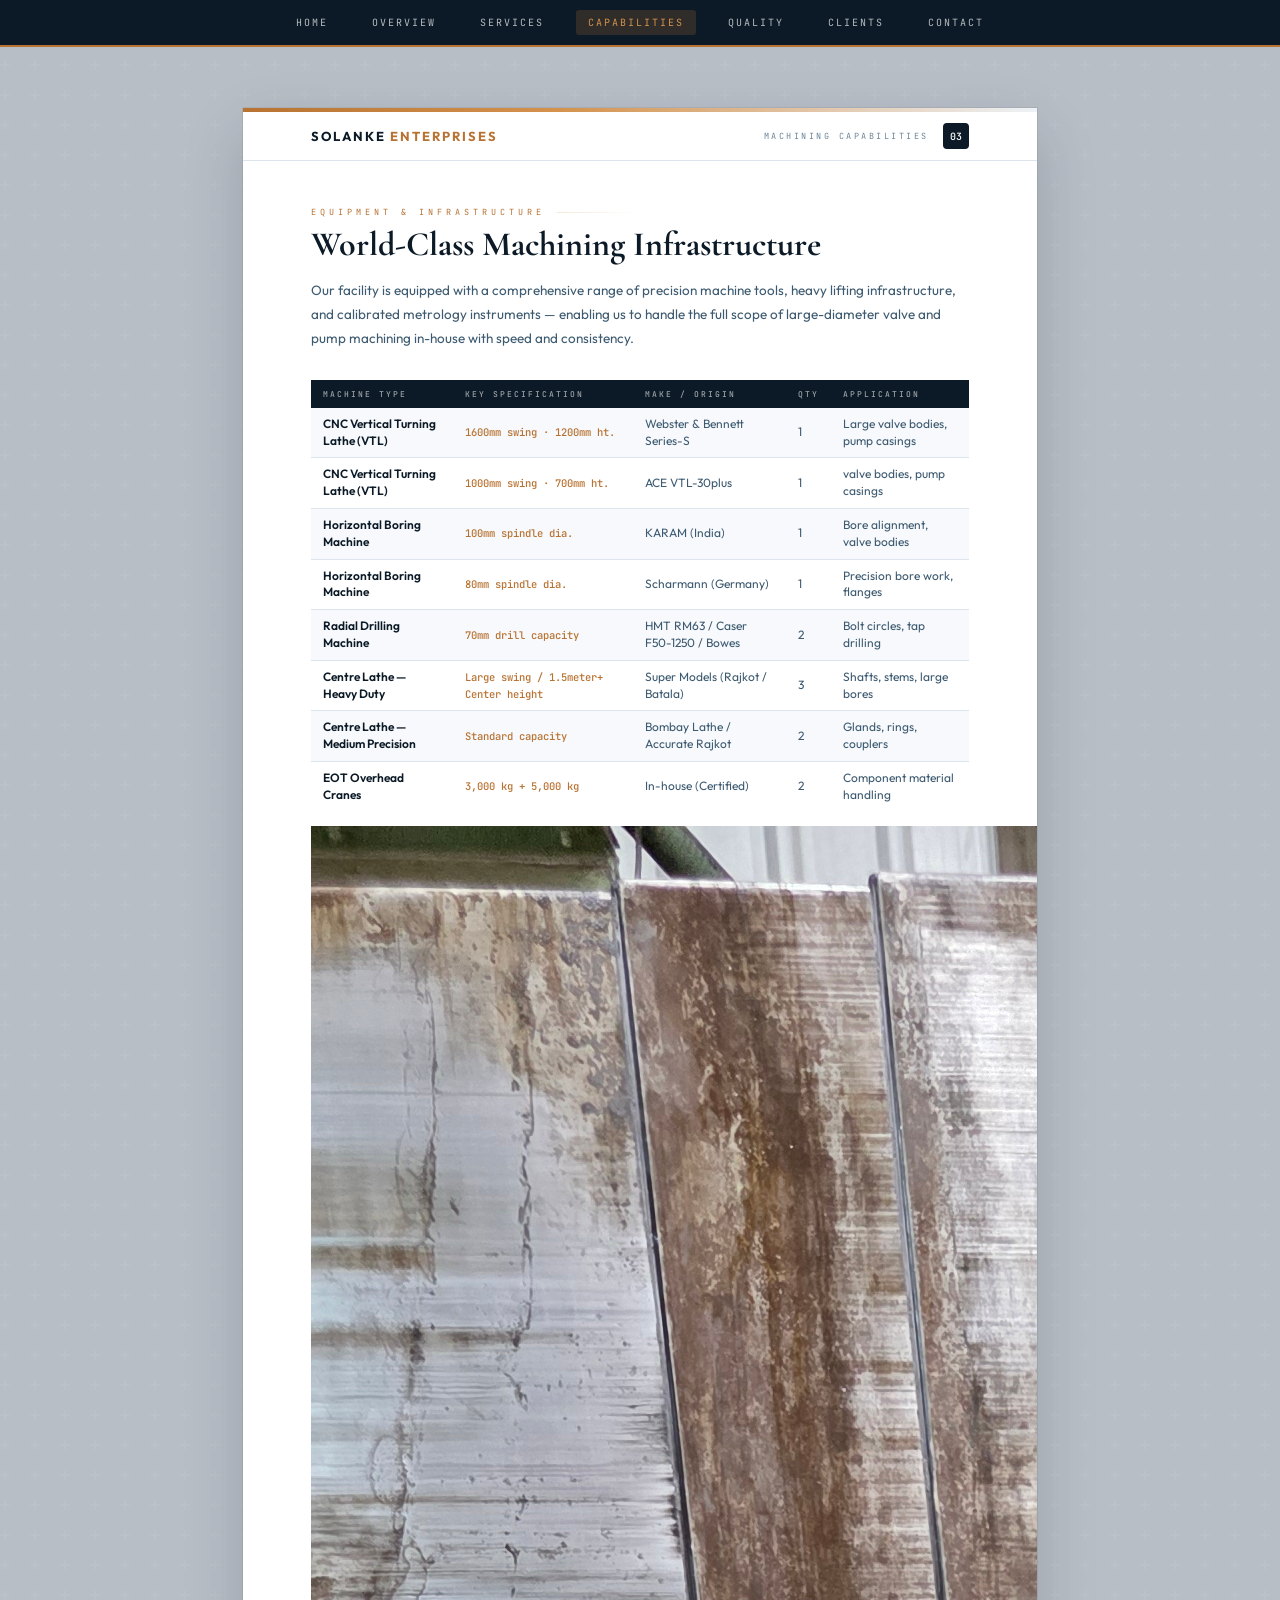
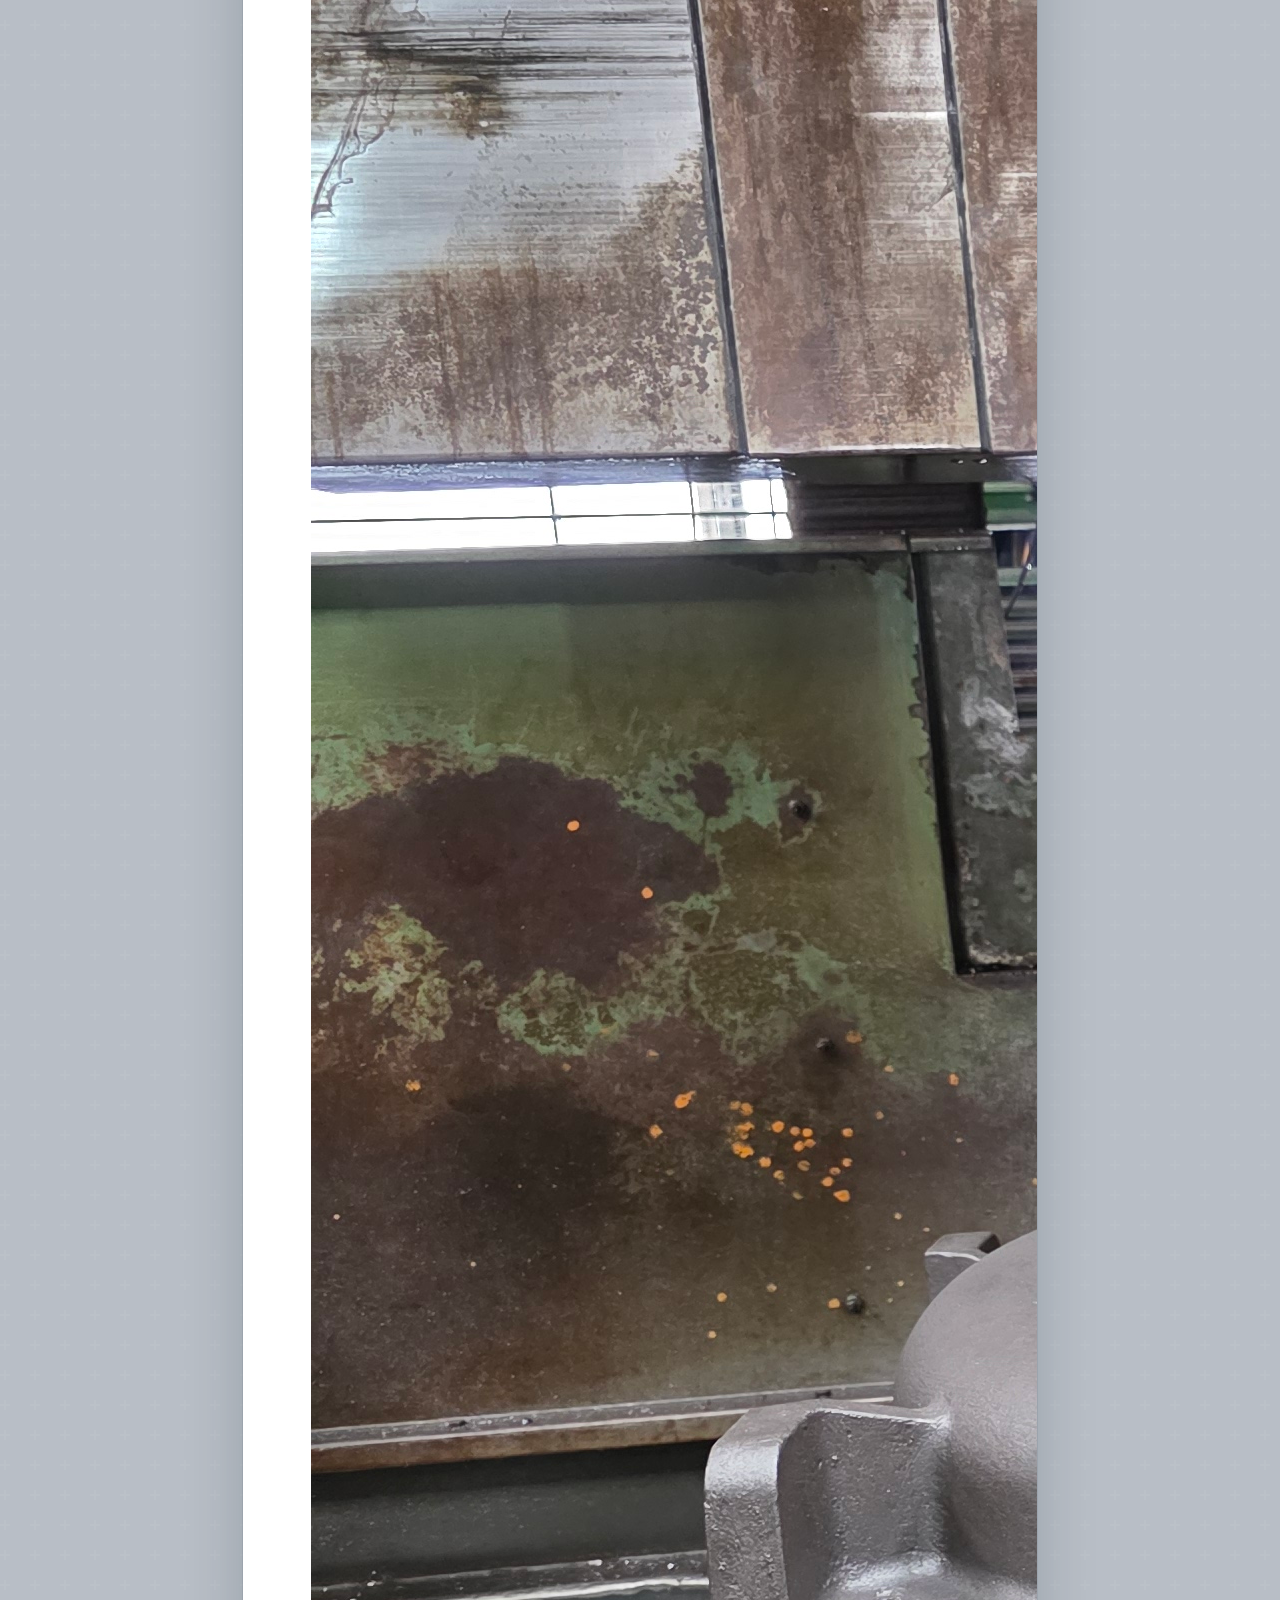
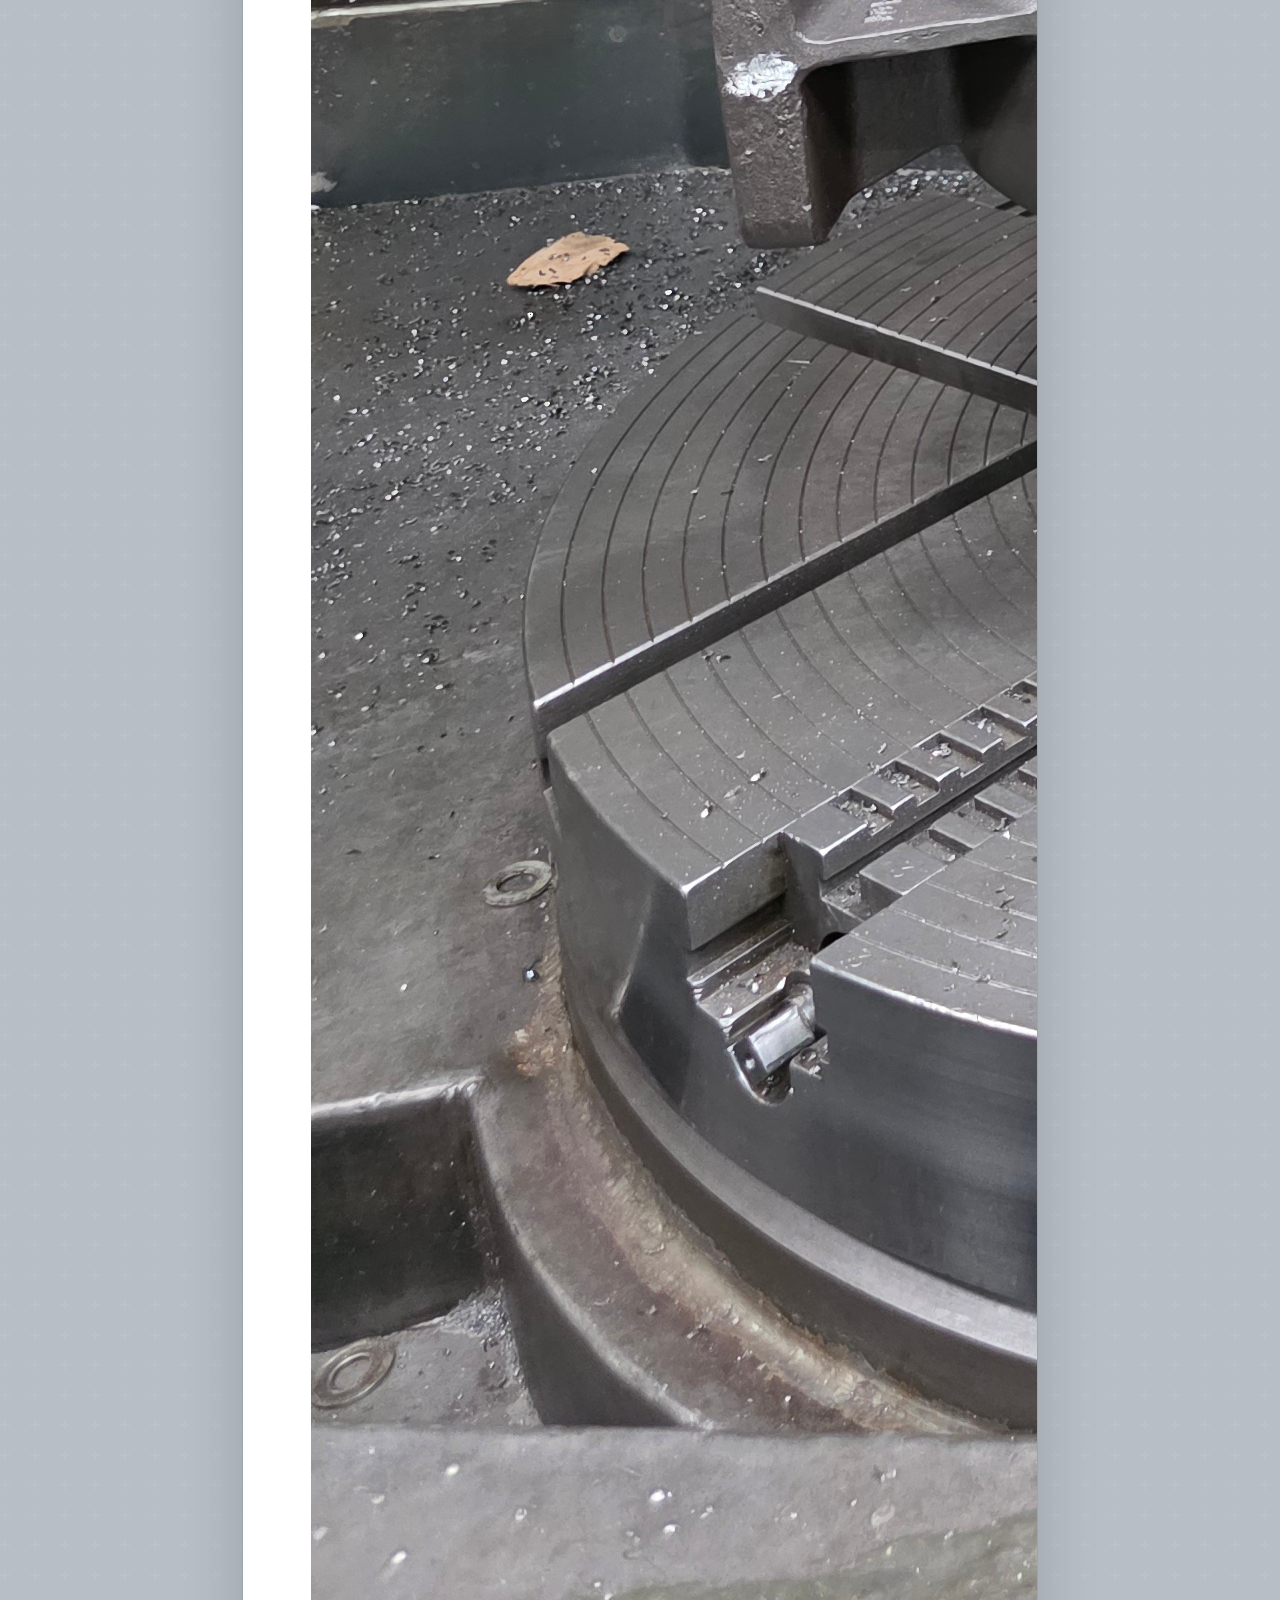
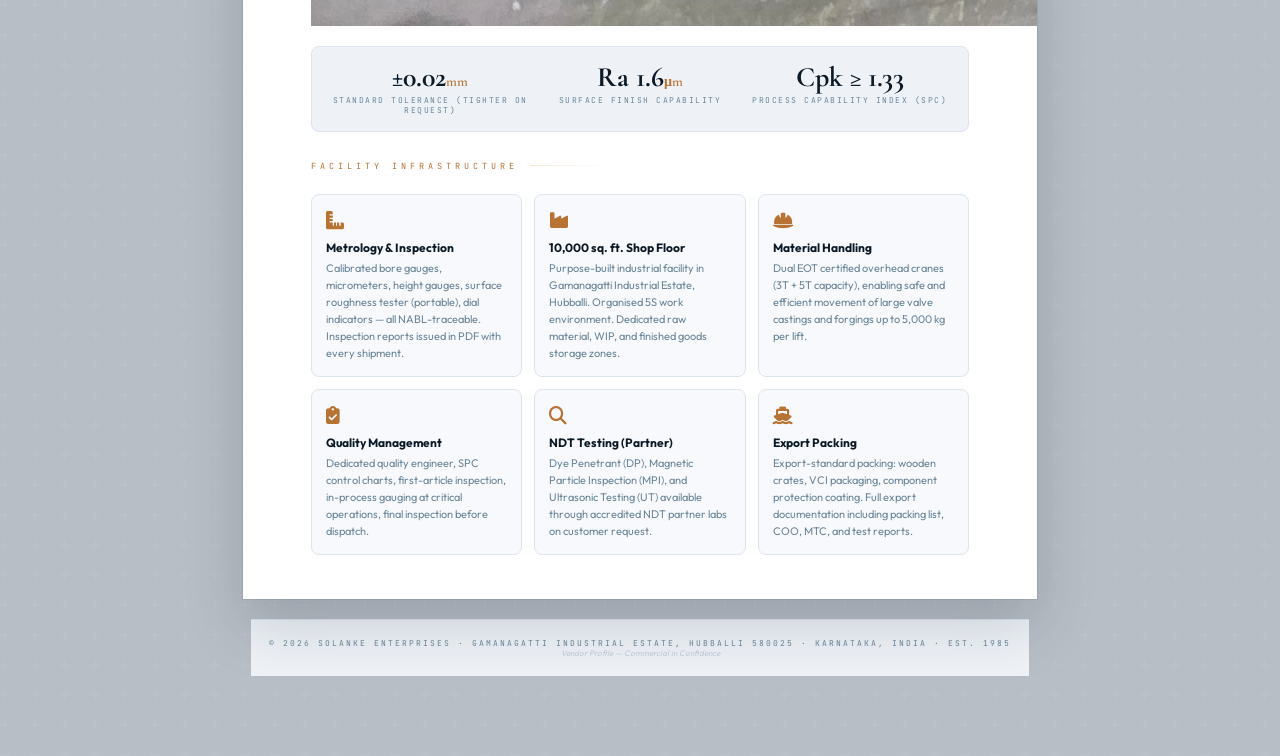
<file: capabilities.html>
<!DOCTYPE html>
<html lang="en">
<head>
<meta charset="UTF-8">
<meta name="viewport" content="width=device-width, initial-scale=1.0">
<title>Machining Capabilities | Solanke Enterprises – Precision Machining, ISO 9001:2015</title>
<meta name="description" content="Solanke Enterprises – ISO 9001:2015 certified large‑diameter precision machining partner for valve & pump OEMs in India. 1600mm VTL swing, SPC controlled, 98% on‑time delivery.">
<meta property="og:title" content="Machining Capabilities | Solanke Enterprises">
<meta property="og:description" content="India's trusted large‑diameter precision machining partner. ISO 9001:2015, 1600mm VTL, Cpk ≥ 1.33 SPC. Serving MNC valve OEMs since 1985.">
<meta property="og:image" content="https://solankeenterprises.github.io/Profile/og-image.png">
<meta property="og:url" content="https://solankeenterprises.github.io/Profile/">
<meta property="og:type" content="website">
<script type="application/ld+json">
{
  "@context": "https://schema.org",
  "@type": "Organization",
  "name": "Solanke Enterprises",
  "url": "https://solankeenterprises.github.io/Profile/",
  "description": "ISO 9001:2015 certified large‑diameter precision machining partner for valve & pump OEMs.",
  "address": {
    "@type": "PostalAddress",
    "streetAddress": "#W-60, Women's Park, 1st Stage, Gamanagatti Industrial Estate",
    "addressLocality": "Hubballi",
    "addressRegion": "Karnataka",
    "postalCode": "580025",
    "addressCountry": "IN"
  },
  "contactPoint": {
    "@type": "ContactPoint",
    "telephone": "+91-98440-41123",
    "contactType": "sales",
    "email": "solankeenterprises@gmail.com"
  }
}
</script>
<link rel="icon" type="image/png" href="favicon.png">
<link rel="preconnect" href="https://fonts.googleapis.com">
<link rel="preconnect" href="https://fonts.gstatic.com" crossorigin>
<link href="https://fonts.googleapis.com/css2?family=Cormorant+Garamond:ital,wght@0,400;0,600;0,700;1,400;1,600&family=Outfit:wght@300;400;500;600;700&family=JetBrains+Mono:wght@400;500&display=swap" rel="stylesheet">
<link rel="stylesheet" href="https://cdnjs.cloudflare.com/ajax/libs/font-awesome/6.4.0/css/all.min.css">
<link rel="stylesheet" href="styles.css">
</head>
<body>

<nav class="site-nav" aria-label="Main navigation">
  <a href="index.html" class="" aria-current="">Home</a>
  <a href="overview.html" class="" aria-current="">Overview</a>
  <a href="services.html" class="" aria-current="">Services</a>
  <a href="capabilities.html" class="active" aria-current="page">Capabilities</a>
  <a href="quality.html" class="" aria-current="">Quality</a>
  <a href="clients.html" class="" aria-current="">Clients</a>
  <a href="contact.html" class="" aria-current="">Contact</a>
</nav>


<div class="page">
  <div class="pg-top-rule"></div>
  <div class="pg-nav">
    <div class="pg-nav-logo">SOLANKE <span>ENTERPRISES</span></div>
    <div class="pg-nav-right">
      <div class="pg-section-name">Machining Capabilities</div>
      <div class="pg-num">03</div>
    </div>
  </div>
  <div class="pg-body">
    <div class="eyebrow">Equipment & Infrastructure</div>
    <div class="heading-xl">World-Class Machining Infrastructure</div>
    <p class="body-lg" style="margin-bottom:16px;">Our facility is equipped with a comprehensive range of precision machine tools, heavy lifting infrastructure, and calibrated metrology instruments — enabling us to handle the full scope of large-diameter valve and pump machining in-house with speed and consistency.</p>

    <table class="cap-table">
      <thead>
        <tr>
          <th>Machine Type</th>
          <th>Key Specification</th>
          <th>Make / Origin</th>
          <th>Qty</th>
          <th>Application</th>
        </tr>
      </thead>
      <tbody>
        
        <tr>
          <td>CNC Vertical Turning Lathe (VTL)</td>
          <td><span class="val">1600mm swing · 1200mm ht.</span></td>
          <td>Webster &amp; Bennett Series-S</td>
          <td>1</td>
          <td>Large valve bodies, pump casings</td>
        </tr>
        
        <tr>
          <td>CNC Vertical Turning Lathe (VTL)</td>
          <td><span class="val">1000mm swing · 700mm ht.</span></td>
          <td>ACE VTL-30plus</td>
          <td>1</td>
          <td>valve bodies, pump casings</td>
        </tr>
        
        <tr>
          <td>Horizontal Boring Machine</td>
          <td><span class="val">100mm spindle dia.</span></td>
          <td>KARAM (India)</td>
          <td>1</td>
          <td>Bore alignment, valve bodies</td>
        </tr>
        
        <tr>
          <td>Horizontal Boring Machine</td>
          <td><span class="val">80mm spindle dia.</span></td>
          <td>Scharmann (Germany)</td>
          <td>1</td>
          <td>Precision bore work, flanges</td>
        </tr>
        
        <tr>
          <td>Radial Drilling Machine</td>
          <td><span class="val">70mm drill capacity</span></td>
          <td>HMT RM63 / Caser F50-1250 / Bowes</td>
          <td>2</td>
          <td>Bolt circles, tap drilling</td>
        </tr>
        
        <tr>
          <td>Centre Lathe — Heavy Duty</td>
          <td><span class="val">Large swing / 1.5meter+ Center height</span></td>
          <td>Super Models (Rajkot / Batala)</td>
          <td>3</td>
          <td>Shafts, stems, large bores</td>
        </tr>
        
        <tr>
          <td>Centre Lathe — Medium Precision</td>
          <td><span class="val">Standard capacity</span></td>
          <td>Bombay Lathe / Accurate Rajkot</td>
          <td>2</td>
          <td>Glands, rings, couplers</td>
        </tr>
        
        <tr>
          <td>EOT Overhead Cranes</td>
          <td><span class="val">3,000 kg + 5,000 kg</span></td>
          <td>In-house (Certified)</td>
          <td>2</td>
          <td>Component material handling</td>
        </tr>
        
      </tbody>
    </table>

    <!-- Machine photo -->
    <div class="photo-inline">
      <img src="images/vtl-machine.jpg" alt="1600mm VTL at Solanke Enterprises" class="img-half">
    </div>

    <div class="kpi-bar">
      
      <div class="kpi-item">
        <div class="kpi-num">±0.02<span class="kpi-unit">mm</span></div>
        <div class="kpi-lbl">Standard Tolerance (tighter on request)</div>
      </div>
      
      <div class="kpi-item">
        <div class="kpi-num">Ra 1.6<span class="kpi-unit">µm</span></div>
        <div class="kpi-lbl">Surface Finish Capability</div>
      </div>
      
      <div class="kpi-item">
        <div class="kpi-num">Cpk ≥ 1.33</div>
        <div class="kpi-lbl">Process Capability Index (SPC)</div>
      </div>
      
    </div>

    <div class="spacer-sm"></div>
    <div class="eyebrow">Facility Infrastructure</div>
    <div class="infra-grid">
      
      <div class="infra-card">
        <div class="infra-icon"><i class="fas fa-ruler-combined"></i></div>
        <div class="infra-title">Metrology &amp; Inspection</div>
        <div class="infra-text">Calibrated bore gauges, micrometers, height gauges, surface roughness tester (portable), dial indicators — all NABL-traceable. Inspection reports issued in PDF with every shipment.</div>
      </div>
      
      <div class="infra-card">
        <div class="infra-icon"><i class="fas fa-industry"></i></div>
        <div class="infra-title">10,000 sq. ft. Shop Floor</div>
        <div class="infra-text">Purpose-built industrial facility in Gamanagatti Industrial Estate, Hubballi. Organised 5S work environment. Dedicated raw material, WIP, and finished goods storage zones.</div>
      </div>
      
      <div class="infra-card">
        <div class="infra-icon"><i class="fas fa-hard-hat"></i></div>
        <div class="infra-title">Material Handling</div>
        <div class="infra-text">Dual EOT certified overhead cranes (3T + 5T capacity), enabling safe and efficient movement of large valve castings and forgings up to 5,000 kg per lift.</div>
      </div>
      
      <div class="infra-card">
        <div class="infra-icon"><i class="fas fa-clipboard-check"></i></div>
        <div class="infra-title">Quality Management</div>
        <div class="infra-text">Dedicated quality engineer, SPC control charts, first-article inspection, in-process gauging at critical operations, final inspection before dispatch.</div>
      </div>
      
      <div class="infra-card">
        <div class="infra-icon"><i class="fas fa-search"></i></div>
        <div class="infra-title">NDT Testing (Partner)</div>
        <div class="infra-text">Dye Penetrant (DP), Magnetic Particle Inspection (MPI), and Ultrasonic Testing (UT) available through accredited NDT partner labs on customer request.</div>
      </div>
      
      <div class="infra-card">
        <div class="infra-icon"><i class="fas fa-ship"></i></div>
        <div class="infra-title">Export Packing</div>
        <div class="infra-text">Export-standard packing: wooden crates, VCI packaging, component protection coating. Full export documentation including packing list, COO, MTC, and test reports.</div>
      </div>
      
    </div>
  </div>
</div>

<footer class="site-footer">
  <div class="pg-footer-brand">© 2026 Solanke Enterprises · Gamanagatti Industrial Estate, Hubballi 580025 · Karnataka, India · Est. 1985</div>
  <div class="pg-footer-conf">Vendor Profile — Commercial in Confidence</div>
</footer>

</body>
</html>
</file>
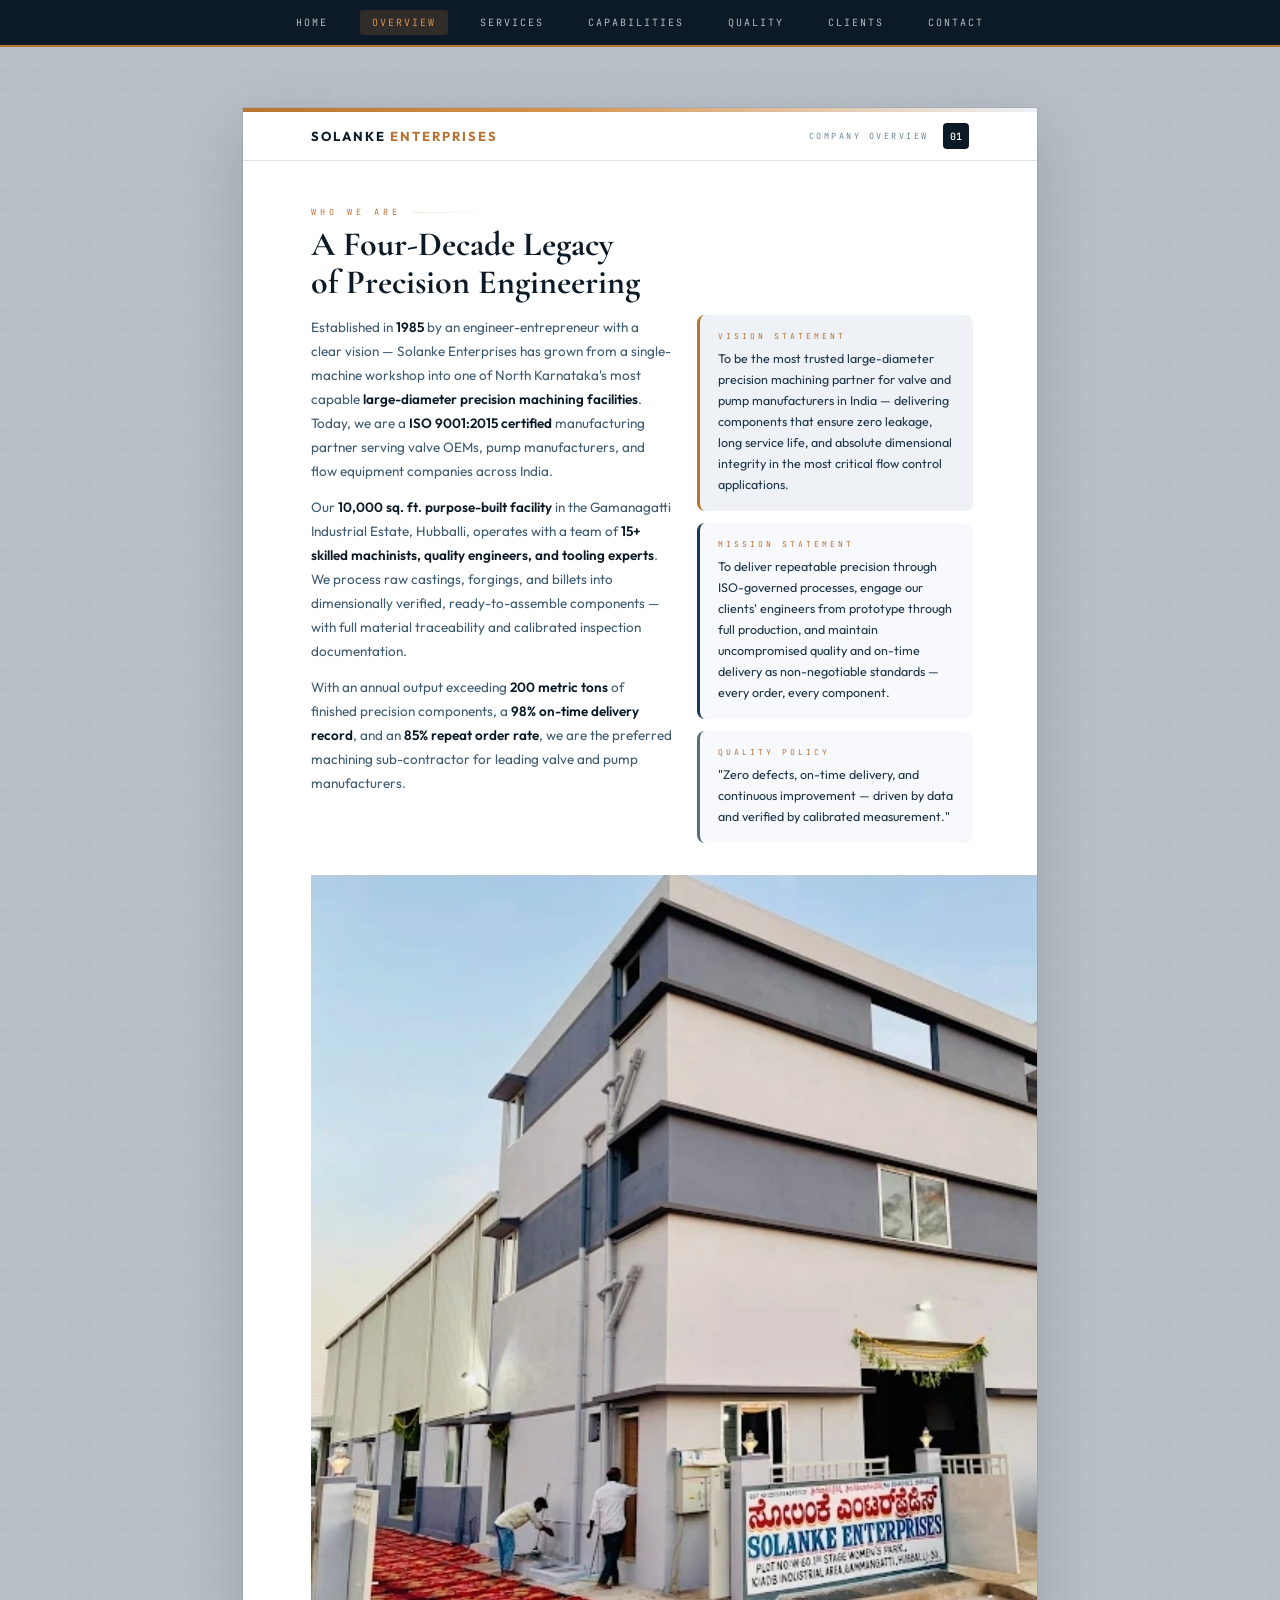
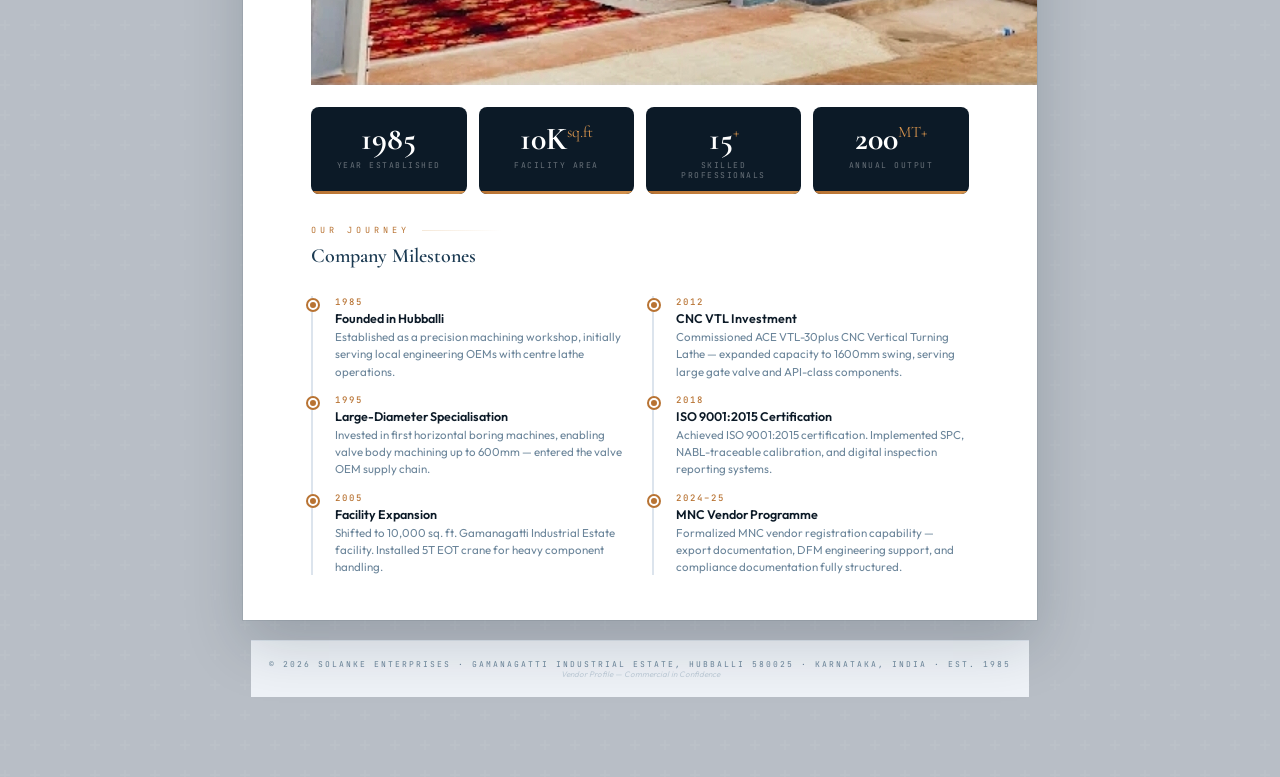
<file: overview.html>
<!DOCTYPE html>
<html lang="en">
<head>
<meta charset="UTF-8">
<meta name="viewport" content="width=device-width, initial-scale=1.0">
<title>Company Overview | Solanke Enterprises – Precision Machining, ISO 9001:2015</title>
<meta name="description" content="Solanke Enterprises – ISO 9001:2015 certified large‑diameter precision machining partner for valve & pump OEMs in India. 1600mm VTL swing, SPC controlled, 98% on‑time delivery.">
<meta property="og:title" content="Company Overview | Solanke Enterprises">
<meta property="og:description" content="India's trusted large‑diameter precision machining partner. ISO 9001:2015, 1600mm VTL, Cpk ≥ 1.33 SPC. Serving MNC valve OEMs since 1985.">
<meta property="og:image" content="https://solankeenterprises.github.io/Profile/og-image.png">
<meta property="og:url" content="https://solankeenterprises.github.io/Profile/">
<meta property="og:type" content="website">
<script type="application/ld+json">
{
  "@context": "https://schema.org",
  "@type": "Organization",
  "name": "Solanke Enterprises",
  "url": "https://solankeenterprises.github.io/Profile/",
  "description": "ISO 9001:2015 certified large‑diameter precision machining partner for valve & pump OEMs.",
  "address": {
    "@type": "PostalAddress",
    "streetAddress": "#W-60, Women's Park, 1st Stage, Gamanagatti Industrial Estate",
    "addressLocality": "Hubballi",
    "addressRegion": "Karnataka",
    "postalCode": "580025",
    "addressCountry": "IN"
  },
  "contactPoint": {
    "@type": "ContactPoint",
    "telephone": "+91-98440-41123",
    "contactType": "sales",
    "email": "solankeenterprises@gmail.com"
  }
}
</script>
<link rel="icon" type="image/png" href="favicon.png">
<link rel="preconnect" href="https://fonts.googleapis.com">
<link rel="preconnect" href="https://fonts.gstatic.com" crossorigin>
<link href="https://fonts.googleapis.com/css2?family=Cormorant+Garamond:ital,wght@0,400;0,600;0,700;1,400;1,600&family=Outfit:wght@300;400;500;600;700&family=JetBrains+Mono:wght@400;500&display=swap" rel="stylesheet">
<link rel="stylesheet" href="https://cdnjs.cloudflare.com/ajax/libs/font-awesome/6.4.0/css/all.min.css">
<link rel="stylesheet" href="styles.css">
</head>
<body>

<nav class="site-nav" aria-label="Main navigation">
  <a href="index.html" class="" aria-current="">Home</a>
  <a href="overview.html" class="active" aria-current="page">Overview</a>
  <a href="services.html" class="" aria-current="">Services</a>
  <a href="capabilities.html" class="" aria-current="">Capabilities</a>
  <a href="quality.html" class="" aria-current="">Quality</a>
  <a href="clients.html" class="" aria-current="">Clients</a>
  <a href="contact.html" class="" aria-current="">Contact</a>
</nav>


<div class="page">
  <div class="pg-top-rule"></div>
  <div class="pg-nav">
    <div class="pg-nav-logo">SOLANKE <span>ENTERPRISES</span></div>
    <div class="pg-nav-right">
      <div class="pg-section-name">Company Overview</div>
      <div class="pg-num">01</div>
    </div>
  </div>
  <div class="pg-body">
    <div class="eyebrow">Who We Are</div>
    <div class="heading-xl">A Four-Decade Legacy<br>of Precision Engineering</div>

    <div class="two-col">
      <div class="col-7">
        <p class="body-lg">Established in <strong>1985</strong> by an engineer-entrepreneur with a clear vision — Solanke Enterprises has grown from a single-machine workshop into one of North Karnataka's most capable <strong>large-diameter precision machining facilities</strong>. Today, we are a <strong>ISO 9001:2015 certified</strong> manufacturing partner serving valve OEMs, pump manufacturers, and flow equipment companies across India.</p>
        <p class="body-lg">Our <strong>10,000 sq. ft. purpose-built facility</strong> in the Gamanagatti Industrial Estate, Hubballi, operates with a team of <strong>15+ skilled machinists, quality engineers, and tooling experts</strong>. We process raw castings, forgings, and billets into dimensionally verified, ready-to-assemble components — with full material traceability and calibrated inspection documentation.</p>
        <p class="body-lg">With an annual output exceeding <strong>200 metric tons</strong> of finished precision components, a <strong>98% on-time delivery record</strong>, and an <strong>85% repeat order rate</strong>, we are the preferred machining sub-contractor for leading valve and pump manufacturers.</p>
      </div>
      <div class="col-6">
        <div class="vm-card v">
          <div class="vm-label">Vision Statement</div>
          <div class="vm-text">To be the most trusted large-diameter precision machining partner for valve and pump manufacturers in India — delivering components that ensure zero leakage, long service life, and absolute dimensional integrity in the most critical flow control applications.</div>
        </div>
        <div class="vm-card m">
          <div class="vm-label">Mission Statement</div>
          <div class="vm-text">To deliver repeatable precision through ISO-governed processes, engage our clients&#39; engineers from prototype through full production, and maintain uncompromised quality and on-time delivery as non-negotiable standards — every order, every component.</div>
        </div>
        <div class="vm-card" style="background:var(--cloud);border-left:3px solid var(--slate);">
          <div class="vm-label">Quality Policy</div>
          <div class="vm-text">&#34;Zero defects, on-time delivery, and continuous improvement — driven by data and verified by calibrated measurement.&#34;</div>
        </div>
      </div>
    </div>

    <!-- Facility image -->
    <div class="photo-banner" style="margin-top: 20px;">
      <img src="images/facility.jpg" alt="Solanke Enterprises facility in Hubballi" class="img-full">
    </div>

    <div class="stat-grid">
      
      <div class="stat-card">
        <div class="stat-num">1985</div>
        <div class="stat-lbl">Year Established</div>
      </div>
      
      <div class="stat-card">
        <div class="stat-num">10K<sup>sq.ft</sup></div>
        <div class="stat-lbl">Facility Area</div>
      </div>
      
      <div class="stat-card">
        <div class="stat-num">15<sup>+</sup></div>
        <div class="stat-lbl">Skilled Professionals</div>
      </div>
      
      <div class="stat-card">
        <div class="stat-num">200<sup>MT+</sup></div>
        <div class="stat-lbl">Annual Output</div>
      </div>
      
    </div>

    <div class="spacer-sm"></div>
    <div class="eyebrow">Our Journey</div>
    <div class="heading-md" style="margin-bottom:14px;">Company Milestones</div>

    <div class="two-col">
      <div class="col">
        <div class="timeline">
          
          <div class="tl-item">
            <div class="tl-dot"></div>
            <div class="tl-year">1985</div>
            <div class="tl-title">Founded in Hubballi</div>
            <div class="tl-desc">Established as a precision machining workshop, initially serving local engineering OEMs with centre lathe operations.</div>
          </div>
          
          <div class="tl-item">
            <div class="tl-dot"></div>
            <div class="tl-year">1995</div>
            <div class="tl-title">Large-Diameter Specialisation</div>
            <div class="tl-desc">Invested in first horizontal boring machines, enabling valve body machining up to 600mm — entered the valve OEM supply chain.</div>
          </div>
          
          <div class="tl-item">
            <div class="tl-dot"></div>
            <div class="tl-year">2005</div>
            <div class="tl-title">Facility Expansion</div>
            <div class="tl-desc">Shifted to 10,000 sq. ft. Gamanagatti Industrial Estate facility. Installed 5T EOT crane for heavy component handling.</div>
          </div>
          
        </div>
      </div>
      <div class="col">
        <div class="timeline">
          
          <div class="tl-item">
            <div class="tl-dot"></div>
            <div class="tl-year">2012</div>
            <div class="tl-title">CNC VTL Investment</div>
            <div class="tl-desc">Commissioned ACE VTL-30plus CNC Vertical Turning Lathe — expanded capacity to 1600mm swing, serving large gate valve and API-class components.</div>
          </div>
          
          <div class="tl-item">
            <div class="tl-dot"></div>
            <div class="tl-year">2018</div>
            <div class="tl-title">ISO 9001:2015 Certification</div>
            <div class="tl-desc">Achieved ISO 9001:2015 certification. Implemented SPC, NABL-traceable calibration, and digital inspection reporting systems.</div>
          </div>
          
          <div class="tl-item">
            <div class="tl-dot"></div>
            <div class="tl-year">2024–25</div>
            <div class="tl-title">MNC Vendor Programme</div>
            <div class="tl-desc">Formalized MNC vendor registration capability — export documentation, DFM engineering support, and compliance documentation fully structured.</div>
          </div>
          
        </div>
      </div>
    </div>
  </div>
</div>

<footer class="site-footer">
  <div class="pg-footer-brand">© 2026 Solanke Enterprises · Gamanagatti Industrial Estate, Hubballi 580025 · Karnataka, India · Est. 1985</div>
  <div class="pg-footer-conf">Vendor Profile — Commercial in Confidence</div>
</footer>

</body>
</html>
</file>
<file: styles.css>
/* ═══════════════════════════════════════════
   DESIGN SYSTEM
═══════════════════════════════════════════ */
:root {
  --ink:        #0c1a27;
  --ink-mid:    #1b3a52;
  --ink-soft:   #2e5470;
  --copper:     #b87333;
  --copper-lt:  #d4924d;
  --copper-pale:#f5e8d8;
  --copper-glow:rgba(184,115,51,0.15);
  --slate:      #546e7a;
  --mist:       #eef2f7;
  --cloud:      #f7f9fc;
  --white:      #ffffff;
  --text:       #1e3448;
  --text-2:     #3d5a70;
  --text-3:     #6b859a;
  --border:     #dce4ed;
  --shadow-sm:  0 2px 8px rgba(12,26,39,0.08);
  --shadow-md:  0 8px 24px rgba(12,26,39,0.12);
  --shadow-lg:  0 24px 56px rgba(12,26,39,0.18);
}

* { margin:0; padding:0; box-sizing:border-box; }

body {
  background: #b8bec6;
  background-image: url("data:image/svg+xml,%3Csvg width='60' height='60' viewBox='0 0 60 60' xmlns='http://www.w3.org/2000/svg'%3E%3Cg fill='none' fill-rule='evenodd'%3E%3Cg fill='%23ffffff' fill-opacity='0.04'%3E%3Cpath d='M36 34v-4h-2v4h-4v2h4v4h2v-4h4v-2h-4zm0-30V0h-2v4h-4v2h4v4h2V6h4V4h-4zM6 34v-4H4v4H0v2h4v4h2v-4h4v-2H6zM6 4V0H4v4H0v2h4v4h2V6h4V4H6z'/%3E%3C/g%3E%3C/g%3E%3C/svg%3E");
  font-family: 'Outfit', sans-serif;
  display: flex;
  flex-direction: column;
  align-items: center;
  padding: 48px 0 80px;
  gap: 0;
}

/* ═══ PAGE SHELL ═══ */
.page {
  width: 210mm;
  min-height: 297mm;
  background: var(--white);
  margin: 20px auto;
  box-shadow: var(--shadow-lg), 0 0 0 1px rgba(12,26,39,0.07);
  position: relative;
  overflow: hidden;
  display: flex;
  flex-direction: column;
  page-break-after: always;
  break-after: page;
}

/* ═══════════════════════════════════════════
   PAGE 1 — COVER
═══════════════════════════════════════════ */
.cover {
  background: var(--ink);
  min-height: 297mm;
}

.cv-geo {
  position: absolute;
  inset: 0;
  overflow: hidden;
  pointer-events: none;
}

.cv-geo-circle1 {
  position: absolute;
  width: 500px; height: 500px;
  border-radius: 50%;
  top: -160px; right: -160px;
  background: radial-gradient(circle, rgba(184,115,51,0.18) 0%, transparent 65%);
}

.cv-geo-circle2 {
  position: absolute;
  width: 320px; height: 320px;
  border-radius: 50%;
  bottom: -80px; left: -80px;
  background: radial-gradient(circle, rgba(184,115,51,0.10) 0%, transparent 65%);
}

.cv-geo-lines {
  position: absolute;
  inset: 0;
  background-image:
    repeating-linear-gradient(
      0deg,
      transparent,
      transparent 60px,
      rgba(255,255,255,0.018) 60px,
      rgba(255,255,255,0.018) 61px
    ),
    repeating-linear-gradient(
      90deg,
      transparent,
      transparent 60px,
      rgba(255,255,255,0.018) 60px,
      rgba(255,255,255,0.018) 61px
    );
}

.cv-sidebar {
  position: absolute;
  top: 0; left: 0; bottom: 0;
  width: 8px;
  background: linear-gradient(180deg, var(--copper) 0%, var(--copper-lt) 50%, var(--copper) 100%);
}

.cv-top-bar {
  position: absolute;
  top: 0; left: 8px; right: 0;
  height: 4px;
  background: linear-gradient(90deg, var(--copper-lt), transparent);
}

.cv-inner {
  position: relative;
  z-index: 2;
  padding: 18mm 18mm 14mm 22mm;
  min-height: 297mm;
  display: flex;
  flex-direction: column;
}

.cv-header-row {
  display: flex;
  justify-content: space-between;
  align-items: flex-start;
  margin-bottom: auto;
}

.cv-logo-block { display: flex; align-items: center; gap: 14px; }

.cv-logo-hex {
  width: 48px; height: 48px;
  background: rgba(184,115,51,0.12);
  border: 1.5px solid rgba(184,115,51,0.5);
  border-radius: 10px;
  display: flex; align-items: center; justify-content: center;
  color: var(--copper-lt);
  font-size: 20px;
}

.cv-logo-name {
  font-family: 'Outfit', sans-serif;
  font-size: 11px;
  font-weight: 600;
  letter-spacing: 4px;
  text-transform: uppercase;
  color: rgba(255,255,255,0.45);
}

.cv-logo-tagline {
  font-size: 9px;
  color: rgba(255,255,255,0.25);
  letter-spacing: 2px;
  margin-top: 3px;
  text-transform: uppercase;
}

.cv-doc-ref {
  text-align: right;
}

.cv-doc-type {
  font-family: 'JetBrains Mono', monospace;
  font-size: 9px;
  letter-spacing: 3px;
  color: rgba(255,255,255,0.25);
  text-transform: uppercase;
  margin-bottom: 4px;
}

.cv-doc-year {
  font-family: 'JetBrains Mono', monospace;
  font-size: 11px;
  color: var(--copper);
  letter-spacing: 2px;
}

/* HERO */
.cv-hero { margin-top: 64px; }

.cv-overline {
  display: flex;
  align-items: center;
  gap: 14px;
  margin-bottom: 22px;
}

.cv-overline-line { width: 40px; height: 1px; background: var(--copper); }

.cv-overline-text {
  font-family: 'JetBrains Mono', monospace;
  font-size: 9px;
  letter-spacing: 4px;
  text-transform: uppercase;
  color: var(--copper);
}

.cv-company-name {
  font-family: 'Cormorant Garamond', serif;
  font-size: 86px;
  font-weight: 700;
  color: var(--white);
  line-height: 0.85;
  letter-spacing: -3px;
}

.cv-company-sub {
  font-family: 'Cormorant Garamond', serif;
  font-size: 38px;
  font-weight: 400;
  font-style: italic;
  color: rgba(255,255,255,0.32);
  letter-spacing: 2px;
  margin-top: 6px;
}

.cv-divider {
  width: 100%;
  height: 1px;
  background: linear-gradient(90deg, var(--copper) 0%, rgba(184,115,51,0.1) 60%, transparent 100%);
  margin: 28px 0;
}

.cv-descriptor {
  font-size: 17px;
  font-weight: 500;
  color: var(--copper-lt);
  letter-spacing: 0.5px;
  margin-bottom: 10px;
}

.cv-pitch {
  font-size: 13.5px;
  font-weight: 300;
  color: rgba(255,255,255,0.48);
  line-height: 1.75;
  max-width: 460px;
}

/* Badge row */
.cv-badges {
  display: flex;
  gap: 10px;
  margin-top: 44px;
  flex-wrap: wrap;
}

.cv-badge {
  display: flex;
  align-items: center;
  gap: 7px;
  padding: 7px 16px;
  border: 1px solid rgba(184,115,51,0.35);
  border-radius: 3px;
  font-size: 10px;
  font-weight: 600;
  letter-spacing: 1.8px;
  text-transform: uppercase;
  color: rgba(255,255,255,0.65);
  background: rgba(184,115,51,0.06);
  font-family: 'Outfit', sans-serif;
}

.cv-badge i { color: var(--copper); font-size: 10px; }

/* KPI row inside cover */
.cv-kpi-row {
  display: grid;
  grid-template-columns: repeat(4, 1fr);
  gap: 1px;
  background: rgba(255,255,255,0.08);
  border-radius: 8px;
  overflow: hidden;
  margin-top: 48px;
}

.cv-kpi-item {
  background: rgba(255,255,255,0.04);
  padding: 16px 14px;
  text-align: center;
}

.cv-kpi-num {
  font-family: 'Cormorant Garamond', serif;
  font-size: 32px;
  font-weight: 700;
  color: var(--white);
  line-height: 1;
}

.cv-kpi-unit {
  font-size: 14px;
  color: var(--copper-lt);
}

.cv-kpi-label {
  font-size: 8.5px;
  letter-spacing: 1.5px;
  text-transform: uppercase;
  color: rgba(255,255,255,0.35);
  margin-top: 5px;
  font-family: 'JetBrains Mono', monospace;
}

/* Bottom footer strip */
.cv-bottom {
  position: absolute;
  bottom: 0; left: 8px; right: 0;
  padding: 14px 20mm;
  background: rgba(0,0,0,0.25);
  border-top: 1px solid rgba(255,255,255,0.07);
  display: flex;
  justify-content: space-between;
  align-items: center;
}

.cv-bottom-l {
  font-family: 'JetBrains Mono', monospace;
  font-size: 9px;
  color: rgba(255,255,255,0.22);
  letter-spacing: 2px;
  text-transform: uppercase;
}

.cv-bottom-r {
  font-size: 9px;
  color: rgba(255,255,255,0.18);
  font-style: italic;
}

/* ═══════════════════════════════════════════
   INNER PAGE STRUCTURE
═══════════════════════════════════════════ */
.pg-top-rule {
  height: 4px;
  background: linear-gradient(90deg, var(--copper) 0%, var(--copper-lt) 40%, var(--mist) 100%);
  flex-shrink: 0;
}

.pg-nav {
  display: flex;
  justify-content: space-between;
  align-items: center;
  padding: 11px 18mm;
  border-bottom: 1px solid var(--border);
  flex-shrink: 0;
}

.pg-nav-logo {
  font-family: 'Outfit', sans-serif;
  font-size: 13px;
  font-weight: 700;
  letter-spacing: 2px;
  text-transform: uppercase;
  color: var(--ink);
}

.pg-nav-logo span { color: var(--copper); }

.pg-nav-right {
  display: flex;
  align-items: center;
  gap: 14px;
}

.pg-section-name {
  font-family: 'JetBrains Mono', monospace;
  font-size: 8.5px;
  letter-spacing: 2.5px;
  text-transform: uppercase;
  color: var(--text-3);
}

.pg-num {
  width: 26px; height: 26px;
  background: var(--ink);
  color: var(--white);
  display: flex;
  align-items: center;
  justify-content: center;
  font-family: 'JetBrains Mono', monospace;
  font-size: 10px;
  font-weight: 500;
  border-radius: 4px;
}

.pg-body {
  padding: 12mm 18mm 8mm;
  flex: 1;
  display: flex;
  flex-direction: column;
}

.pg-footer {
  flex-shrink: 0;
  padding: 9px 18mm;
  border-top: 1px solid var(--border);
  display: flex;
  justify-content: space-between;
  align-items: center;
}

.pg-footer-brand {
  font-family: 'JetBrains Mono', monospace;
  font-size: 8px;
  letter-spacing: 2px;
  color: var(--text-3);
  text-transform: uppercase;
}

.pg-footer-conf {
  font-size: 8px;
  color: #c0cdd8;
  font-style: italic;
}

/* ═══ TYPOGRAPHY ═══ */
.eyebrow {
  display: flex;
  align-items: center;
  gap: 12px;
  font-family: 'JetBrains Mono', monospace;
  font-size: 8.5px;
  letter-spacing: 4px;
  text-transform: uppercase;
  color: var(--copper);
  margin-bottom: 8px;
}

.eyebrow::after {
  content: '';
  flex: 1;
  max-width: 80px;
  height: 1px;
  background: linear-gradient(90deg, var(--copper-pale), transparent);
}

.heading-xl {
  font-family: 'Cormorant Garamond', serif;
  font-size: 34px;
  font-weight: 700;
  color: var(--ink);
  line-height: 1.1;
  margin-bottom: 14px;
}

.heading-lg {
  font-family: 'Cormorant Garamond', serif;
  font-size: 26px;
  font-weight: 700;
  color: var(--ink);
  line-height: 1.2;
  margin-bottom: 12px;
}

.heading-md {
  font-family: 'Cormorant Garamond', serif;
  font-size: 20px;
  font-weight: 600;
  color: var(--ink-mid);
  line-height: 1.2;
  margin-bottom: 10px;
}

.body-lg {
  font-size: 13.5px;
  line-height: 1.78;
  color: var(--text-2);
  margin-bottom: 12px;
}

.body-lg strong { color: var(--ink); font-weight: 600; }

.body-sm {
  font-size: 12px;
  line-height: 1.65;
  color: var(--text-3);
}

/* ═══ LAYOUT HELPERS ═══ */
.two-col { display: flex; gap: 24px; }
.three-col { display: flex; gap: 18px; }
.col { flex: 1; }
.col-6 { flex: 0 0 42%; }
.col-7 { flex: 0 0 55%; }
.spacer-sm { height: 12px; }
.spacer-md { height: 20px; }
.spacer-lg { height: 28px; }
.rule { height: 1px; background: var(--border); margin: 16px 0; }

/* ═══ COMPONENTS ═══ */

/* Stat Card */
.stat-grid {
  display: grid;
  grid-template-columns: repeat(4,1fr);
  gap: 12px;
  margin: 18px 0;
}

.stat-card {
  background: var(--ink);
  border-radius: 8px;
  padding: 16px 12px 14px;
  text-align: center;
  position: relative;
  overflow: hidden;
}

.stat-card::after {
  content: '';
  position: absolute;
  bottom: 0; left: 0; right: 0;
  height: 3px;
  background: linear-gradient(90deg, var(--copper), var(--copper-lt));
}

.stat-card.alt { background: var(--mist); }
.stat-card.alt .stat-num { color: var(--ink); }
.stat-card.alt .stat-lbl { color: var(--text-3); }
.stat-card.alt::after { background: var(--copper); }

.stat-num {
  font-family: 'Cormorant Garamond', serif;
  font-size: 32px;
  font-weight: 700;
  color: var(--white);
  line-height: 1;
}

.stat-num sup {
  font-size: 16px;
  font-weight: 400;
  color: var(--copper-lt);
  vertical-align: super;
}

.stat-lbl {
  font-size: 8px;
  letter-spacing: 1.5px;
  text-transform: uppercase;
  color: rgba(255,255,255,0.38);
  margin-top: 5px;
  font-family: 'JetBrains Mono', monospace;
}

/* Vision/Mission Box */
.vm-card {
  border-radius: 8px;
  padding: 16px 18px;
  margin-bottom: 12px;
}

.vm-card.v { background: var(--mist); border-left: 3px solid var(--copper); }
.vm-card.m { background: var(--cloud); border-left: 3px solid var(--ink-mid); }

.vm-label {
  font-family: 'JetBrains Mono', monospace;
  font-size: 8px;
  letter-spacing: 3px;
  text-transform: uppercase;
  color: var(--copper);
  margin-bottom: 7px;
}

.vm-text {
  font-size: 12.5px;
  line-height: 1.68;
  color: var(--text);
}

/* Bullet icon list */
.icon-list { list-style: none; padding: 0; }
.icon-list li {
  display: flex;
  align-items: flex-start;
  gap: 10px;
  font-size: 12.5px;
  color: var(--text-2);
  margin-bottom: 9px;
  line-height: 1.5;
}

.ic {
  width: 18px; height: 18px;
  background: var(--copper-pale);
  border-radius: 3px;
  display: flex; align-items: center; justify-content: center;
  flex-shrink: 0;
  margin-top: 1px;
}

.ic i { font-size: 8px; color: var(--copper); }

/* Timeline */
.timeline {
  position: relative;
  padding-left: 22px;
  border-left: 2px solid var(--border);
  margin: 14px 0;
}

.tl-item {
  position: relative;
  margin-bottom: 14px;
}

.tl-dot {
  position: absolute;
  left: -27px;
  top: 4px;
  width: 10px; height: 10px;
  border-radius: 50%;
  background: var(--copper);
  border: 2px solid var(--white);
  box-shadow: 0 0 0 2px var(--copper);
}

.tl-year {
  font-family: 'JetBrains Mono', monospace;
  font-size: 9px;
  font-weight: 500;
  color: var(--copper);
  letter-spacing: 2px;
  margin-bottom: 2px;
}

.tl-title {
  font-size: 12.5px;
  font-weight: 600;
  color: var(--ink);
  margin-bottom: 2px;
}

.tl-desc {
  font-size: 11.5px;
  color: var(--text-3);
  line-height: 1.5;
}

/* Service Cards */
.svc-grid {
  display: grid;
  grid-template-columns: 1fr 1fr;
  gap: 12px;
  margin: 14px 0;
}

.svc-card {
  border: 1px solid var(--border);
  border-radius: 8px;
  padding: 16px 16px 14px;
  position: relative;
  overflow: hidden;
  background: var(--white);
}

.svc-card::before {
  content: '';
  position: absolute;
  top: 0; left: 0; right: 0;
  height: 3px;
  background: linear-gradient(90deg, var(--copper), var(--copper-lt));
}

.svc-icon-wrap {
  width: 34px; height: 34px;
  background: var(--ink);
  border-radius: 7px;
  display: flex; align-items: center; justify-content: center;
  margin-bottom: 10px;
}

.svc-icon-wrap i { color: var(--copper-lt); font-size: 13px; }

.svc-title {
  font-size: 13px;
  font-weight: 700;
  color: var(--ink);
  margin-bottom: 8px;
}

.svc-list { list-style: none; padding: 0; }
.svc-list li {
  font-size: 11.5px;
  color: var(--text-3);
  margin-bottom: 4px;
  padding-left: 13px;
  position: relative;
  line-height: 1.4;
}

.svc-list li::before {
  content: '›';
  position: absolute;
  left: 0;
  color: var(--copper);
  font-weight: 700;
}

/* Industries */
.chip-wrap { display: flex; flex-wrap: wrap; gap: 7px; margin: 12px 0; }

.chip {
  padding: 5px 14px;
  border: 1px solid var(--border);
  border-radius: 2px;
  font-size: 10px;
  font-weight: 600;
  letter-spacing: 0.8px;
  text-transform: uppercase;
  color: var(--ink-mid);
  background: var(--mist);
}

.chip.accent {
  background: var(--ink);
  color: rgba(255,255,255,0.75);
  border-color: var(--ink-mid);
}

/* Client table */
.client-grid {
  display: grid;
  grid-template-columns: 1fr 1fr;
  gap: 8px;
  margin: 12px 0;
}

.client-row {
  display: flex;
  align-items: center;
  gap: 10px;
  padding: 9px 14px;
  background: var(--cloud);
  border-radius: 5px;
  border: 1px solid var(--border);
}

.client-mark {
  width: 24px; height: 24px;
  background: var(--ink);
  border-radius: 5px;
  display: flex; align-items: center; justify-content: center;
  flex-shrink: 0;
}

.client-mark i { font-size: 9px; color: var(--copper); }

.client-name {
  font-size: 12px;
  font-weight: 600;
  color: var(--ink-mid);
}

.client-loc {
  font-size: 10px;
  color: var(--text-3);
  margin-top: 1px;
}

/* Capability table */
.cap-table {
  width: 100%;
  border-collapse: collapse;
  margin: 14px 0;
  font-size: 12px;
}

.cap-table thead tr {
  background: var(--ink);
}

.cap-table thead th {
  padding: 9px 12px;
  text-align: left;
  font-family: 'JetBrains Mono', monospace;
  font-size: 8px;
  letter-spacing: 2px;
  text-transform: uppercase;
  color: rgba(255,255,255,0.6);
  font-weight: 500;
  white-space: nowrap;
}

.cap-table tbody tr { border-bottom: 1px solid var(--border); }
.cap-table tbody tr:last-child { border-bottom: none; }
.cap-table tbody tr:nth-child(odd) { background: var(--cloud); }
.cap-table tbody tr:nth-child(even) { background: var(--white); }

.cap-table tbody td {
  padding: 8px 12px;
  color: var(--text-2);
  line-height: 1.4;
}

.cap-table tbody td:first-child { font-weight: 600; color: var(--ink); }

.val {
  font-family: 'JetBrains Mono', monospace;
  font-size: 10.5px;
  color: var(--copper);
  font-weight: 500;
}

/* KPI strip */
.kpi-bar {
  display: grid;
  grid-template-columns: repeat(3,1fr);
  gap: 10px;
  background: var(--mist);
  border-radius: 8px;
  padding: 16px 18px;
  margin: 16px 0;
  border: 1px solid var(--border);
}

.kpi-item { text-align: center; }

.kpi-num {
  font-family: 'Cormorant Garamond', serif;
  font-size: 28px;
  font-weight: 700;
  color: var(--ink);
  line-height: 1;
}

.kpi-unit { font-size: 14px; color: var(--copper); font-weight: 600; }

.kpi-lbl {
  font-family: 'JetBrains Mono', monospace;
  font-size: 8px;
  letter-spacing: 1.5px;
  text-transform: uppercase;
  color: var(--text-3);
  margin-top: 4px;
}

/* Quality banner */
.q-banner {
  background: linear-gradient(108deg, var(--ink) 0%, var(--ink-soft) 100%);
  border-radius: 10px;
  padding: 20px 24px;
  margin: 14px 0;
  position: relative;
  overflow: hidden;
}

.q-banner::before {
  content: '';
  position: absolute;
  top: -60px; right: -60px;
  width: 180px; height: 180px;
  border-radius: 50%;
  background: rgba(184,115,51,0.12);
}

.q-banner-head {
  display: flex;
  align-items: center;
  gap: 10px;
  margin-bottom: 16px;
}

.q-banner-title {
  font-family: 'Cormorant Garamond', serif;
  font-size: 18px;
  font-weight: 700;
  color: var(--white);
}

.q-grid {
  display: grid;
  grid-template-columns: 1fr 1fr 1fr;
  gap: 8px;
}

.q-item {
  display: flex;
  align-items: flex-start;
  gap: 7px;
  font-size: 11px;
  color: rgba(255,255,255,0.68);
  line-height: 1.5;
}

.q-tick { color: var(--copper-lt); font-size: 10px; margin-top: 2px; flex-shrink: 0; }

/* Delivery matrix */
.delivery-grid {
  display: grid;
  grid-template-columns: 1fr 1fr 1fr;
  gap: 12px;
  margin: 14px 0;
}

.del-card {
  border: 1px solid var(--border);
  border-radius: 8px;
  padding: 14px 16px;
  text-align: center;
  background: var(--cloud);
}

.del-icon { font-size: 20px; color: var(--copper); margin-bottom: 8px; }
.del-val { font-family: 'Cormorant Garamond', serif; font-size: 22px; font-weight: 700; color: var(--ink); }
.del-sub { font-size: 10px; color: var(--copper); font-weight: 600; margin-bottom: 4px; }
.del-desc { font-size: 10.5px; color: var(--text-3); line-height: 1.5; margin-top: 4px; }

/* Case Study */
.case-study {
  background: var(--copper-pale);
  border: 1px solid rgba(184,115,51,0.2);
  border-radius: 10px;
  padding: 18px 22px;
  margin: 14px 0;
}

.case-badge {
  display: inline-block;
  background: var(--copper);
  color: var(--white);
  font-family: 'JetBrains Mono', monospace;
  font-size: 8px;
  font-weight: 500;
  letter-spacing: 2px;
  padding: 4px 12px;
  border-radius: 2px;
  text-transform: uppercase;
  margin-bottom: 8px;
}

.case-title {
  font-size: 14px;
  font-weight: 700;
  color: var(--ink);
  margin-bottom: 12px;
}

.case-cols {
  display: grid;
  grid-template-columns: 1fr 1fr 1fr;
  gap: 16px;
}

.case-blk-label {
  font-family: 'JetBrains Mono', monospace;
  font-size: 7.5px;
  letter-spacing: 2px;
  text-transform: uppercase;
  color: var(--copper);
  margin-bottom: 5px;
}

.case-blk-text {
  font-size: 11.5px;
  color: var(--text);
  line-height: 1.6;
}

/* Infrastructure cards */
.infra-grid {
  display: grid;
  grid-template-columns: repeat(3,1fr);
  gap: 12px;
  margin: 14px 0;
}

.infra-card {
  background: var(--cloud);
  border: 1px solid var(--border);
  border-radius: 8px;
  padding: 14px;
}

.infra-icon { font-size: 18px; color: var(--copper); margin-bottom: 8px; }
.infra-title { font-size: 12px; font-weight: 700; color: var(--ink); margin-bottom: 5px; }
.infra-text { font-size: 11px; color: var(--text-3); line-height: 1.55; }

/* Process flow */
.process-flow {
  display: flex;
  align-items: center;
  gap: 0;
  margin: 14px 0;
  overflow-x: auto;
}

.process-step {
  flex: 1;
  background: var(--mist);
  border: 1px solid var(--border);
  border-radius: 6px;
  padding: 12px 10px;
  text-align: center;
  position: relative;
}

.process-step + .process-step::before {
  content: '›';
  position: absolute;
  left: -8px;
  top: 50%;
  transform: translateY(-50%);
  color: var(--copper);
  font-size: 16px;
  font-weight: 700;
  z-index: 1;
}

.ps-num {
  font-family: 'JetBrains Mono', monospace;
  font-size: 8px;
  color: var(--copper);
  letter-spacing: 1px;
  margin-bottom: 4px;
}

.ps-title {
  font-size: 11px;
  font-weight: 700;
  color: var(--ink);
  margin-bottom: 3px;
}

.ps-desc {
  font-size: 10px;
  color: var(--text-3);
  line-height: 1.4;
}

/* Compliance table */
.compliance-table {
  width: 100%;
  border-collapse: collapse;
  margin: 12px 0;
  font-size: 12px;
}

.compliance-table thead tr { background: var(--mist); }
.compliance-table thead th {
  padding: 8px 12px;
  text-align: left;
  font-family: 'JetBrains Mono', monospace;
  font-size: 8px;
  letter-spacing: 2px;
  text-transform: uppercase;
  color: var(--copper);
  font-weight: 500;
  border-bottom: 2px solid var(--copper);
}

.compliance-table tbody tr { border-bottom: 1px solid var(--border); }
.compliance-table tbody td { padding: 8px 12px; color: var(--text-2); }
.compliance-table tbody td:first-child { font-weight: 600; color: var(--ink); }

.status-yes {
  display: inline-flex;
  align-items: center;
  gap: 4px;
  font-size: 10px;
  font-weight: 600;
  color: #1a7a4a;
  background: #e6f4ed;
  padding: 2px 10px;
  border-radius: 2px;
}

.status-avail {
  display: inline-flex;
  align-items: center;
  gap: 4px;
  font-size: 10px;
  font-weight: 600;
  color: #7a5a1a;
  background: #f4ece0;
  padding: 2px 10px;
  border-radius: 2px;
}

/* Why-us cards */
.why-grid {
  display: grid;
  grid-template-columns: 1fr 1fr;
  gap: 12px;
  margin: 14px 0;
}

.why-card {
  border: 1px solid var(--border);
  border-radius: 8px;
  padding: 16px;
  background: var(--white);
  display: flex;
  gap: 12px;
}

.why-icon-col {
  width: 36px; height: 36px;
  background: var(--ink);
  border-radius: 7px;
  display: flex; align-items: center; justify-content: center;
  flex-shrink: 0;
}

.why-icon-col i { color: var(--copper-lt); font-size: 14px; }

.why-card-title {
  font-size: 12.5px;
  font-weight: 700;
  color: var(--ink);
  margin-bottom: 4px;
}

.why-card-text {
  font-size: 11.5px;
  color: var(--text-3);
  line-height: 1.55;
}

/* Performance metrics */
.perf-grid {
  display: grid;
  grid-template-columns: repeat(3,1fr);
  gap: 12px;
  margin: 14px 0;
}

.perf-card {
  background: var(--cloud);
  border: 1px solid var(--border);
  border-radius: 8px;
  padding: 14px;
  text-align: center;
}

.perf-num {
  font-family: 'Cormorant Garamond', serif;
  font-size: 30px;
  font-weight: 700;
  color: var(--ink);
  line-height: 1;
}

.perf-unit { font-size: 14px; color: var(--copper); }
.perf-lbl { font-size: 10px; color: var(--text-3); margin-top: 4px; }
.perf-sub { font-size: 9px; color: var(--copper); font-weight: 600; margin-top: 2px; }

/* BACK COVER */
.back-cover { background: var(--ink); min-height: 297mm; }

.bc-sidebar {
  position: absolute;
  top: 0; left: 0; bottom: 0;
  width: 8px;
  background: linear-gradient(180deg, var(--copper), var(--copper-lt), var(--copper));
}

.bc-inner {
  padding: 16mm 18mm 14mm 22mm;
  flex: 1;
  min-height: 0;
  display: flex;
  flex-direction: column;
  position: relative;
  z-index: 1;
}

.bc-geo {
  position: absolute;
  inset: 0;
  overflow: hidden;
  pointer-events: none;
  z-index: 0;
}

.bc-geo::before {
  content: '';
  position: absolute;
  width: 400px; height: 400px;
  border-radius: 50%;
  top: -100px; right: -100px;
  background: radial-gradient(circle, rgba(184,115,51,0.12) 0%, transparent 65%);
}

.bc-nav {
  display: flex;
  justify-content: space-between;
  align-items: center;
  padding-bottom: 20px;
  border-bottom: 1px solid rgba(255,255,255,0.08);
  margin-bottom: 32px;
}

.bc-logo {
  font-family: 'Outfit', sans-serif;
  font-size: 14px;
  font-weight: 700;
  letter-spacing: 2px;
  color: var(--white);
  text-transform: uppercase;
}

.bc-logo span { color: var(--copper); }

.bc-iso-badge {
  display: flex;
  align-items: center;
  gap: 7px;
  border: 1px solid rgba(184,115,51,0.4);
  padding: 6px 16px;
  border-radius: 3px;
  font-size: 10px;
  font-weight: 600;
  color: var(--copper-lt);
  letter-spacing: 1.5px;
  text-transform: uppercase;
  font-family: 'Outfit', sans-serif;
}

.bc-headline {
  font-family: 'Cormorant Garamond', serif;
  font-size: 46px;
  font-weight: 700;
  color: var(--white);
  line-height: 1.0;
  margin-bottom: 8px;
}

.bc-sub {
  font-size: 13px;
  color: rgba(255,255,255,0.4);
  margin-bottom: 36px;
  font-weight: 300;
}

.bc-contact-grid {
  display: grid;
  grid-template-columns: 1fr 1fr;
  gap: 12px;
  margin-bottom: 20px;
}

.bc-ccard {
  background: rgba(255,255,255,0.04);
  border: 1px solid rgba(255,255,255,0.08);
  border-radius: 7px;
  padding: 14px 16px;
}

.bc-clabel {
  font-family: 'JetBrains Mono', monospace;
  font-size: 7.5px;
  letter-spacing: 3px;
  text-transform: uppercase;
  color: var(--copper);
  margin-bottom: 6px;
}

.bc-cval {
  font-size: 12.5px;
  font-weight: 500;
  color: rgba(255,255,255,0.78);
  line-height: 1.6;
}

.bc-address {
  background: rgba(184,115,51,0.08);
  border: 1px solid rgba(184,115,51,0.22);
  border-radius: 7px;
  padding: 14px 18px;
  margin-bottom: 20px;
  display: flex;
  gap: 14px;
  align-items: flex-start;
}

.bc-addr-icon { color: var(--copper-lt); font-size: 18px; margin-top: 2px; }

.bc-addr-label {
  font-family: 'JetBrains Mono', monospace;
  font-size: 7.5px;
  letter-spacing: 3px;
  color: var(--copper);
  margin-bottom: 5px;
  text-transform: uppercase;
}

.bc-addr-text {
  font-size: 12.5px;
  color: rgba(255,255,255,0.72);
  line-height: 1.65;
}

.bc-cta {
  background: linear-gradient(90deg, var(--copper), var(--copper-lt));
  border-radius: 7px;
  padding: 16px 22px;
  display: flex;
  justify-content: space-between;
  align-items: center;
  margin-top: auto;
}

.bc-cta-text {
  font-size: 13px;
  font-weight: 600;
  color: var(--ink);
}

.bc-cta-note {
  font-size: 10.5px;
  color: rgba(12,26,39,0.55);
  margin-top: 2px;
}

.bc-cta-arrow {
  font-family: 'JetBrains Mono', monospace;
  font-size: 10px;
  font-weight: 700;
  color: var(--ink);
  display: flex;
  align-items: center;
  gap: 8px;
  letter-spacing: 1.5px;
  text-transform: uppercase;
}

.bc-footer {
  display: flex;
  justify-content: space-between;
  align-items: center;
  padding-top: 14px;
  margin-top: 18px;
  border-top: 1px solid rgba(255,255,255,0.07);
}

.bc-foot-l {
  font-family: 'JetBrains Mono', monospace;
  font-size: 8px;
  color: rgba(255,255,255,0.2);
  letter-spacing: 1.5px;
}

.bc-foot-r {
  font-size: 8px;
  color: rgba(255,255,255,0.15);
  font-style: italic;
}

@media print {
  body { background: white; padding: 0; }
  .page { margin: 0; box-shadow: none; }
  * { -webkit-print-color-adjust: exact !important; print-color-adjust: exact !important; }
}

/* ── SITE NAVIGATION ── */
.site-nav {
  position: fixed;
  top: 0;
  left: 0;
  right: 0;
  z-index: 1000;
  background: var(--ink);
  border-bottom: 2px solid var(--copper);
  display: flex;
  justify-content: center;
  gap: 20px;
  padding: 10px 20px;
  flex-wrap: wrap;
}

.site-nav a {
  color: rgba(255,255,255,0.7);
  font-family: 'JetBrains Mono', monospace;
  font-size: 10px;
  letter-spacing: 2px;
  text-transform: uppercase;
  text-decoration: none;
  padding: 6px 12px;
  border-radius: 3px;
  transition: background 0.2s, color 0.2s;
}

.site-nav a:hover,
.site-nav a.active {
  background: rgba(184,115,51,0.2);
  color: var(--copper-lt);
}

/* Push page content below fixed nav */
.page:first-of-type {
  margin-top: 60px;
}

/* ── SITE FOOTER ── */
.site-footer {
  text-align: center;
  padding: 18px;
  background: var(--mist);
  border-top: 1px solid var(--border);
  font-size: 10px;
  color: var(--text-3);
  font-family: 'Outfit', sans-serif;
}

/* ── RESPONSIVE DESIGN (Mobile first overrides) ── */

/* Base mobile changes for all screens up to 768px */

@media (max-width: 768px) {

  /* Allow page to scroll horizontally so tables can be swiped */
  .page {
    overflow: visible;
    overflow-x: auto;
  }

  .cap-table,
  .compliance-table {
    display: block;
    overflow-x: auto;
    white-space: nowrap;
  }

  /* Prevent horizontal overflow globally */
  html, body {
    overflow-x: hidden;
    max-width: 100vw;
  }

  body {
    padding: 10px 0 30px;
    display: block;
  }

  /* Each page fills the screen width */
  .page {
    width: 100% !important;
    max-width: 100vw !important;
    margin: 10px 0 !important;
    min-height: auto;
    box-shadow: var(--shadow-sm);
  }

  /* First page pushed below fixed nav */
  .page:first-of-type {
    margin-top: 60px !important;
  }

  /* Convert mm paddings to sensible pixel values */
  .cv-inner,
  .bc-inner,
  .pg-body,
  .pg-nav {
    padding: 16px 12px !important;
  }

  /* Typography scaling */
  .cv-company-name {
    font-size: 42px !important;
    letter-spacing: -1px;
  }
  .cv-company-sub {
    font-size: 22px !important;
  }
  .heading-xl {
    font-size: 24px !important;
  }
  .heading-md {
    font-size: 18px !important;
  }
  .bc-headline {
    font-size: 30px !important;
  }

  /* Stack all multi-column layouts */
  .two-col,
  .why-grid,
  .svc-grid,
  .infra-grid,
  .bc-contact-grid,
  .case-cols,
  .client-grid,
  .kpi-bar,
  .delivery-grid,
  .perf-grid,
  .stat-grid {
    grid-template-columns: 1fr !important;
    display: grid;
  }

  /* Flex columns become full width */
  .col-7, .col-6, .col {
    flex: none !important;
    width: 100% !important;
  }

  /* Navigation bar – scroll horizontally, never wrap */
  .site-nav {
    justify-content: flex-start;
    gap: 4px;
    padding: 8px 10px;
    overflow-x: auto;
    white-space: nowrap;
    z-index: 1001;
    max-width: 100vw;
  }
  .site-nav a {
    font-size: 8px;
    padding: 4px 6px;
    letter-spacing: 1px;
  }

  /* Process flow – two items per row, no arrows */
  .process-flow {
    flex-wrap: wrap;
  }
  .process-step {
    flex: 0 0 45%;
    margin-bottom: 10px;
  }
  .process-step + .process-step::before {
    display: none;
  }

  /* Why‑us cards: vertical icon + text */
  .why-card {
    flex-direction: column;
    align-items: flex-start;
  }

  /* Contact form fields full width */
  .bc-ccard form input,
  .bc-ccard form textarea {
    width: 100% !important;
  }

  /* Fix any remaining mm margins */
  .pg-nav, .pg-footer, .cv-bottom {
    padding-left: 12px !important;
    padding-right: 12px !important;
  }

  /* Ensure images/SVG don't overflow */
  img, svg {
    max-width: 100%;
    height: auto;
  }
}

/* Extra fine‑tuning for very small phones (≤480px) */
@media (max-width: 480px) {
  .cv-company-name {
    font-size: 32px !important;
  }
  .cv-company-sub {
    font-size: 16px !important;
  }
  .heading-xl {
    font-size: 20px !important;
  }
  .bc-headline {
    font-size: 24px !important;
  }
  .site-nav a {
    font-size: 7px;
    padding: 3px 5px;
  }
  .cv-badges {
    flex-direction: column;
    gap: 6px;
  }
  .cv-badge {
    width: 100%;
    justify-content: center;
  }
}
</file>
